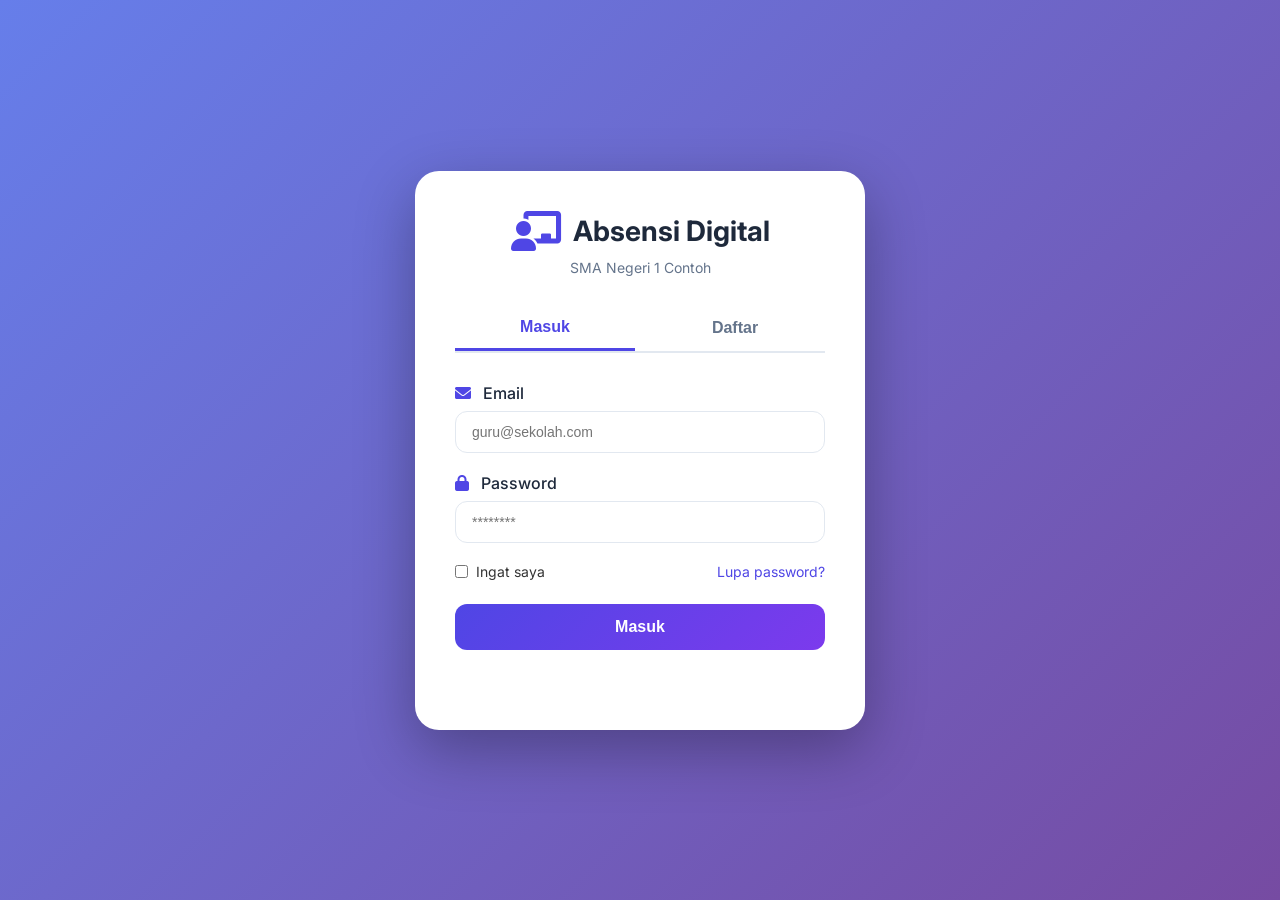
<file: index.html>
<!DOCTYPE html>
<html lang="id">

<head>
    <meta charset="UTF-8">
    <meta name="viewport" content="width=device-width, initial-scale=1.0, user-scalable=yes">
    <title>Absensi Digital - Login</title>
    <link rel="stylesheet" href="style.css">
    <link href="https://fonts.googleapis.com/css2?family=Inter:wght@400;500;600;700&display=swap" rel="stylesheet">
    <link rel="stylesheet" href="https://cdnjs.cloudflare.com/ajax/libs/font-awesome/6.0.0-beta3/css/all.min.css">
</head>

<body>
    <div class="auth-container">
        <div class="auth-card">
            <div class="auth-header">
                <div class="logo">
                    <i class="fas fa-chalkboard-user"></i>
                    <h1>Absensi Digital</h1>
                </div>
                <p>SMA Negeri 1 Contoh</p>
            </div>

            <div class="auth-tabs">
                <button class="tab-btn active" data-tab="login">Masuk</button>
                <button class="tab-btn" data-tab="register">Daftar</button>
            </div>

            <!-- Form Login -->
            <form id="loginForm" class="auth-form active">
                <div class="form-group">
                    <label><i class="fas fa-envelope"></i> Email</label>
                    <input type="email" id="loginEmail" placeholder="guru@sekolah.com" required>
                </div>
                <div class="form-group">
                    <label><i class="fas fa-lock"></i> Password</label>
                    <input type="password" id="loginPassword" placeholder="********" required>
                </div>
                <div class="form-options">
                    <label class="checkbox">
                        <input type="checkbox" id="rememberMe"> Ingat saya
                    </label>
                    <a href="#" id="forgotPasswordLink" class="forgot-link">Lupa password?</a>
                </div>
                <button type="submit" class="btn-primary">Masuk</button>
                <div id="loginMessage" class="message"></div>
                <div id="resendVerificationContainer" style="display:none;">
                    <a href="#" id="resendVerificationLink" class="resend-link">Kirim ulang email verifikasi</a>
                </div>
            </form>

            <!-- Form Register -->
            <form id="registerForm" class="auth-form">
                <div class="form-group">
                    <label><i class="fas fa-user"></i> Nama Lengkap</label>
                    <input type="text" id="regNama" placeholder="Nama lengkap" required>
                </div>
                <div class="form-group">
                    <label><i class="fas fa-envelope"></i> Email</label>
                    <input type="email" id="regEmail" placeholder="email@sekolah.com" required>
                </div>
                <div class="form-group">
                    <label><i class="fas fa-lock"></i> Password</label>
                    <input type="password" id="regPassword" placeholder="Minimal 6 karakter" required>
                </div>
                <div class="form-group">
                    <label><i class="fas fa-user-tag"></i> Role (Pilih)</label>
                    <select id="regRole">
                        <option value="guru">Guru</option>
                        <option value="kepsek">Kepala Sekolah</option>
                    </select>
                    <small style="color:#666;">*Admin akan diatur oleh operator</small>
                </div>
                <button type="submit" class="btn-primary">Daftar</button>
                <div id="registerMessage" class="message"></div>
            </form>
        </div>
    </div>

    <!-- Modal Lupa Password -->
    <div id="forgotModal" class="modal">
        <div class="modal-content">
            <span class="close-modal">&times;</span>
            <h3><i class="fas fa-key"></i> Reset Password</h3>
            <div id="forgotStep1">
                <p>Masukkan email terdaftar Anda</p>
                <input type="email" id="forgotEmail" placeholder="Email" required>
                <button id="sendOtpBtn" class="btn-secondary">Kirim OTP</button>
            </div>
            <div id="forgotStep2" style="display:none;">
                <p>Masukkan kode OTP yang dikirim ke email Anda</p>
                <input type="text" id="otpCode" placeholder="6 digit OTP" maxlength="6">
                <p id="otpTimer" class="timer-text"></p>
                <button id="verifyOtpBtn" class="btn-secondary">Verifikasi OTP</button>
                <button id="resendOtpBtn" class="btn-text">Kirim ulang OTP</button>
            </div>
            <div id="forgotStep3" style="display:none;">
                <p>Buat password baru</p>
                <input type="password" id="newPassword" placeholder="Password baru" required>
                <input type="password" id="confirmPassword" placeholder="Konfirmasi password" required>
                <button id="resetPasswordBtn" class="btn-primary">Reset Password</button>
            </div>
            <div id="forgotMessage" class="message"></div>
        </div>
    </div>

    <script src="script.js"></script>
</body>

</html>
</file>
<file: style.css>
* {
    margin: 0;
    padding: 0;
    box-sizing: border-box;
}

body {
    font-family: 'Inter', sans-serif;
    background: linear-gradient(135deg, #667eea 0%, #764ba2 100%);
    min-height: 100vh;
    color: #333;
}

/* ========== AUTH PAGES ========== */
.auth-container {
    min-height: 100vh;
    display: flex;
    justify-content: center;
    align-items: center;
    padding: 20px;
}

.auth-card {
    background: white;
    border-radius: 24px;
    box-shadow: 0 20px 60px rgba(0, 0, 0, 0.3);
    width: 100%;
    max-width: 450px;
    padding: 40px;
    animation: fadeInUp 0.5s ease;
}

@keyframes fadeInUp {
    from {
        opacity: 0;
        transform: translateY(30px);
    }

    to {
        opacity: 1;
        transform: translateY(0);
    }
}

.auth-header {
    text-align: center;
    margin-bottom: 30px;
}

.logo {
    display: flex;
    align-items: center;
    justify-content: center;
    gap: 12px;
    margin-bottom: 8px;
}

.logo i {
    font-size: 40px;
    color: #4f46e5;
}

.logo h1 {
    font-size: 28px;
    color: #1e293b;
}

.auth-header p {
    color: #64748b;
    font-size: 14px;
}

.auth-tabs {
    display: flex;
    gap: 10px;
    margin-bottom: 30px;
    border-bottom: 2px solid #e2e8f0;
}

.tab-btn {
    flex: 1;
    background: none;
    border: none;
    padding: 12px;
    font-size: 16px;
    font-weight: 600;
    color: #64748b;
    cursor: pointer;
    transition: all 0.3s;
}

.tab-btn.active {
    color: #4f46e5;
    border-bottom: 3px solid #4f46e5;
}

.auth-form {
    display: none;
}

.auth-form.active {
    display: block;
    animation: fadeIn 0.3s ease;
}

@keyframes fadeIn {
    from {
        opacity: 0;
    }

    to {
        opacity: 1;
    }
}

.form-group {
    margin-bottom: 20px;
}

.form-group label {
    display: block;
    margin-bottom: 8px;
    font-weight: 500;
    color: #1e293b;
}

.form-group label i {
    margin-right: 8px;
    color: #4f46e5;
}

.form-group input,
.form-group select {
    width: 100%;
    padding: 12px 16px;
    border: 1px solid #e2e8f0;
    border-radius: 12px;
    font-size: 14px;
    transition: all 0.3s;
}

.form-group input:focus,
.form-group select:focus {
    outline: none;
    border-color: #4f46e5;
    box-shadow: 0 0 0 3px rgba(79, 70, 229, 0.1);
}

.form-options {
    display: flex;
    justify-content: space-between;
    align-items: center;
    margin-bottom: 24px;
    font-size: 14px;
}

.checkbox {
    display: flex;
    align-items: center;
    gap: 8px;
    cursor: pointer;
}

.forgot-link {
    color: #4f46e5;
    text-decoration: none;
}

.btn-primary {
    width: 100%;
    padding: 14px;
    background: linear-gradient(135deg, #4f46e5, #7c3aed);
    color: white;
    border: none;
    border-radius: 12px;
    font-size: 16px;
    font-weight: 600;
    cursor: pointer;
    transition: transform 0.2s, box-shadow 0.2s;
}

.btn-primary:hover {
    transform: translateY(-2px);
    box-shadow: 0 10px 20px rgba(79, 70, 229, 0.3);
}

.btn-secondary {
    padding: 10px 20px;
    background: #f1f5f9;
    color: #1e293b;
    border: none;
    border-radius: 10px;
    cursor: pointer;
    font-weight: 500;
}

.btn-success {
    background: #10b981;
    color: white;
    border: none;
    padding: 12px 24px;
    border-radius: 12px;
    cursor: pointer;
    font-weight: 600;
}

.btn-warning {
    background: #f59e0b;
    color: white;
    border: none;
    padding: 12px 24px;
    border-radius: 12px;
    cursor: pointer;
    font-weight: 600;
}

.btn-small {
    padding: 6px 12px;
    font-size: 12px;
    border-radius: 8px;
    border: none;
    cursor: pointer;
    background: #4f46e5;
    color: white;
    margin: 2px;
}

.btn-danger {
    background: #ef4444;
}

.btn-text {
    background: none;
    border: none;
    color: #4f46e5;
    cursor: pointer;
    font-size: 14px;
    text-decoration: underline;
}

.message {
    margin-top: 16px;
    padding: 12px;
    border-radius: 10px;
    font-size: 14px;
}

.message.success {
    background: #d1fae5;
    color: #065f46;
}

.message.error {
    background: #fee2e2;
    color: #991b1b;
}

.message.neutral {
    background: #e0e7ff;
    color: #3730a3;
}

/* ========== DASHBOARD ========== */
.dashboard-container {
    display: flex;
    min-height: 100vh;
}

.sidebar {
    width: 280px;
    background: linear-gradient(180deg, #1e1b4b, #312e81);
    color: white;
    display: flex;
    flex-direction: column;
    position: fixed;
    height: 100vh;
    left: 0;
    top: 0;
    transition: transform 0.3s ease;
    z-index: 100;
}

.sidebar-header {
    padding: 24px;
    border-bottom: 1px solid rgba(255, 255, 255, 0.1);
}

.logo-small {
    display: flex;
    align-items: center;
    gap: 10px;
    font-size: 18px;
    font-weight: 600;
}

.logo-small i {
    font-size: 28px;
}

.sidebar-nav {
    flex: 1;
    padding: 20px 0;
}

.nav-item {
    display: flex;
    align-items: center;
    gap: 12px;
    padding: 12px 24px;
    color: rgba(255, 255, 255, 0.7);
    text-decoration: none;
    transition: all 0.3s;
}

.nav-item:hover,
.nav-item.active {
    background: rgba(255, 255, 255, 0.1);
    color: white;
    border-left: 3px solid #f59e0b;
}

.nav-item i {
    width: 24px;
}

.sidebar-footer {
    padding: 20px;
    border-top: 1px solid rgba(255, 255, 255, 0.1);
}

.user-info {
    display: flex;
    align-items: center;
    gap: 12px;
    margin-bottom: 16px;
    padding: 8px;
    background: rgba(255, 255, 255, 0.05);
    border-radius: 12px;
}

.user-info i {
    font-size: 32px;
}

.user-info p {
    font-weight: 600;
    font-size: 14px;
}

.user-info small {
    font-size: 12px;
    opacity: 0.7;
}

.btn-logout {
    width: 100%;
    padding: 10px;
    background: rgba(255, 255, 255, 0.1);
    color: white;
    border: none;
    border-radius: 10px;
    cursor: pointer;
    font-size: 14px;
    transition: all 0.3s;
}

.btn-logout:hover {
    background: #ef4444;
}

.main-content {
    flex: 1;
    margin-left: 280px;
    background: #f8fafc;
    min-height: 100vh;
}

.top-bar {
    background: white;
    padding: 16px 24px;
    display: flex;
    justify-content: space-between;
    align-items: center;
    box-shadow: 0 1px 3px rgba(0, 0, 0, 0.1);
    position: sticky;
    top: 0;
    z-index: 99;
}

.mobile-menu-btn {
    display: none;
    background: none;
    border: none;
    font-size: 24px;
    cursor: pointer;
}

.date-time {
    display: flex;
    gap: 16px;
    color: #64748b;
    font-size: 14px;
}

.content-area {
    padding: 24px;
}

.page {
    display: none;
}

.page.active {
    display: block;
    animation: fadeIn 0.3s ease;
}

/* Stats Grid */
.stats-grid {
    display: grid;
    grid-template-columns: repeat(auto-fit, minmax(200px, 1fr));
    gap: 20px;
    margin-bottom: 30px;
}

.stat-card {
    background: white;
    padding: 20px;
    border-radius: 16px;
    display: flex;
    align-items: center;
    gap: 16px;
    box-shadow: 0 1px 3px rgba(0, 0, 0, 0.1);
    transition: transform 0.2s;
}

.stat-card:hover {
    transform: translateY(-2px);
}

.stat-card i {
    font-size: 40px;
    color: #4f46e5;
}

.stat-card h3 {
    font-size: 28px;
    font-weight: 700;
}

.stat-card p {
    color: #64748b;
    font-size: 14px;
}

.info-card,
.action-card,
.form-card {
    background: white;
    border-radius: 16px;
    padding: 24px;
    margin-bottom: 24px;
    box-shadow: 0 1px 3px rgba(0, 0, 0, 0.1);
}

.info-card h3,
.action-card h3,
.form-card h4 {
    margin-bottom: 16px;
    display: flex;
    align-items: center;
    gap: 8px;
}

.action-buttons {
    display: flex;
    gap: 16px;
    flex-wrap: wrap;
}

/* Camera Section */
.camera-section {
    background: white;
    border-radius: 16px;
    padding: 24px;
    margin-bottom: 20px;
}

.camera-container {
    text-align: center;
    margin: 20px 0;
}

#video {
    width: 100%;
    max-width: 400px;
    border-radius: 16px;
    background: #000;
}

.photo-preview {
    text-align: center;
    margin-top: 16px;
}

.photo-preview img {
    max-width: 200px;
    border-radius: 12px;
}

.location-section {
    background: white;
    border-radius: 16px;
    padding: 24px;
    margin-bottom: 20px;
}

.attendance-buttons {
    display: flex;
    gap: 16px;
    flex-wrap: wrap;
}

/* Table */
.table-responsive {
    overflow-x: auto;
}

.data-table {
    width: 100%;
    background: white;
    border-radius: 16px;
    border-collapse: collapse;
    overflow: hidden;
}

.data-table th,
.data-table td {
    padding: 12px 16px;
    text-align: left;
    border-bottom: 1px solid #e2e8f0;
}

.data-table th {
    background: #f1f5f9;
    font-weight: 600;
}

.data-table tr:hover {
    background: #f8fafc;
}

.filter-bar {
    display: flex;
    gap: 12px;
    margin-bottom: 20px;
    flex-wrap: wrap;
}

.filter-bar input,
.filter-bar select {
    padding: 10px 16px;
    border: 1px solid #e2e8f0;
    border-radius: 10px;
}

.form-row {
    display: grid;
    grid-template-columns: repeat(auto-fit, minmax(150px, 1fr));
    gap: 16px;
    margin-bottom: 20px;
}

.profile-card {
    background: white;
    border-radius: 16px;
    padding: 24px;
    margin-bottom: 20px;
}

.profile-field {
    margin-bottom: 16px;
    padding-bottom: 12px;
    border-bottom: 1px solid #e2e8f0;
}

.profile-field label {
    font-weight: 600;
    color: #64748b;
    display: block;
    font-size: 12px;
    margin-bottom: 4px;
}

.profile-field p {
    font-size: 16px;
    color: #1e293b;
}

.status-badge {
    display: inline-block;
    padding: 4px 10px;
    border-radius: 20px;
    font-size: 12px;
    font-weight: 500;
}

.status-badge.success {
    background: #d1fae5;
    color: #065f46;
}

.status-badge.warning {
    background: #fed7aa;
    color: #9a3412;
}

.teacher-detail {
    margin-top: 20px;
    padding: 20px;
    background: #f8fafc;
    border-radius: 16px;
}

/* Modal */
.modal {
    display: none;
    position: fixed;
    top: 0;
    left: 0;
    width: 100%;
    height: 100%;
    background: rgba(0, 0, 0, 0.5);
    justify-content: center;
    align-items: center;
    z-index: 1000;
}

.modal-content {
    background: white;
    padding: 30px;
    border-radius: 20px;
    width: 90%;
    max-width: 400px;
    position: relative;
}

.close-modal {
    position: absolute;
    top: 15px;
    right: 20px;
    font-size: 28px;
    cursor: pointer;
    color: #64748b;
}

.modal-content input,
.modal-content select {
    width: 100%;
    padding: 12px;
    margin: 10px 0;
    border: 1px solid #e2e8f0;
    border-radius: 10px;
}

.timer-text {
    font-size: 12px;
    color: #ef4444;
    margin: 8px 0;
}

/* Responsive */
@media (max-width: 768px) {
    .sidebar {
        transform: translateX(-100%);
    }

    .sidebar.mobile-open {
        transform: translateX(0);
    }

    .main-content {
        margin-left: 0;
    }

    .mobile-menu-btn {
        display: block;
    }

    .stats-grid {
        grid-template-columns: 1fr;
    }

    .auth-card {
        padding: 24px;
    }

    .attendance-buttons {
        flex-direction: column;
    }

    .attendance-buttons button {
        width: 100%;
    }

    .form-row {
        grid-template-columns: 1fr;
    }
}

@media (max-width: 480px) {
    .content-area {
        padding: 16px;
    }

    .top-bar {
        padding: 12px 16px;
    }

    .date-time {
        font-size: 10px;
        gap: 8px;
    }
}
</file>
